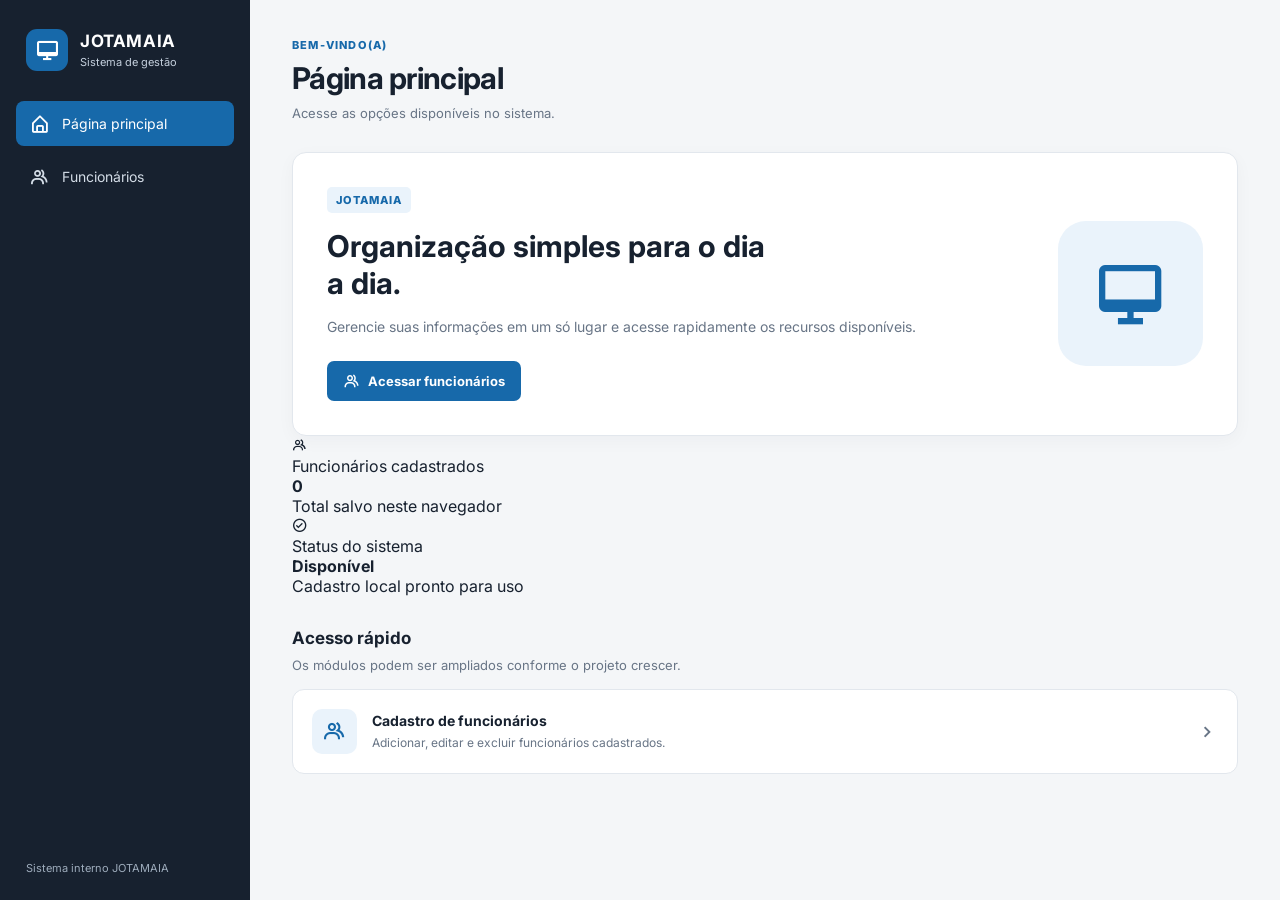
<file: index.html>
<!DOCTYPE html>
<html lang="pt-BR">
<head>
  <meta charset="UTF-8">
  <meta name="viewport" content="width=device-width, initial-scale=1.0">
  <title>JOTAMAIA | Página principal</title>
  <link rel="stylesheet" href="style.css">
  <link href="https://unpkg.com/boxicons@2.1.4/css/boxicons.min.css" rel="stylesheet">
</head>
<body class="dashboard-page">
  <aside class="sidebar">
    <a class="brand" href="index.html">
      <span class="brand-icon"><i class="bx bx-desktop"></i></span>
      <span><strong>JOTAMAIA</strong><small>Sistema de gestão</small></span>
    </a>
    <nav class="navigation">
      <a class="nav-link active" href="index.html"><i class="bx bx-home-alt"></i> Página principal</a>
      <a class="nav-link" href="funcionarios.html"><i class="bx bx-group"></i> Funcionários</a>
    </nav>
    <div class="sidebar-footer">Sistema interno JOTAMAIA</div>
  </aside>

  <main class="main-content">
    <header class="page-top">
      <div>
        <p class="eyebrow">BEM-VINDO(A)</p>
        <h1>Página principal</h1>
        <p class="muted">Acesse as opções disponíveis no sistema.</p>
      </div>
    </header>

    <section class="welcome-panel">
      <div class="welcome-copy">
        <span class="welcome-label">JOTAMAIA</span>
        <h2>Organização simples para o dia a dia.</h2>
        <p>Gerencie suas informações em um só lugar e acesse rapidamente os recursos disponíveis.</p>
        <a class="button button-primary" href="funcionarios.html"><i class="bx bx-group"></i> Acessar funcionários</a>
      </div>
      <div class="welcome-art" aria-hidden="true"><i class="bx bx-desktop"></i></div>
    </section>

    <section class="summary-grid" aria-label="Resumo do sistema">
      <article class="summary-card">
        <span class="summary-icon"><i class="bx bx-group"></i></span>
        <div>
          <p class="summary-label">Funcionários cadastrados</p>
          <strong class="summary-number" id="employeeCount">0</strong>
          <p class="summary-note">Total salvo neste navegador</p>
        </div>
      </article>
      <article class="summary-card">
        <span class="summary-icon"><i class="bx bx-check-circle"></i></span>
        <div>
          <p class="summary-label">Status do sistema</p>
          <strong class="summary-status">Disponível</strong>
          <p class="summary-note">Cadastro local pronto para uso</p>
        </div>
      </article>
    </section>

    <section class="section-heading">
      <div>
        <h2>Acesso rápido</h2>
        <p class="muted">Os módulos podem ser ampliados conforme o projeto crescer.</p>
      </div>
    </section>
    <a class="module-card" href="funcionarios.html">
      <span class="module-icon"><i class="bx bx-group"></i></span>
      <span class="module-text"><strong>Cadastro de funcionários</strong><small>Adicionar, editar e excluir funcionários cadastrados.</small></span>
      <i class="bx bx-chevron-right module-arrow"></i>
    </a>
  </main>

  <script>
    // O cadastro atual usa a mesma chave localStorage: dbfunc.
    // Assim, o contador acompanha os registros feitos na página Funcionários.
    try {
      const funcionarios = JSON.parse(localStorage.getItem('dbfunc')) || [];
      document.getElementById('employeeCount').textContent =
        Array.isArray(funcionarios) ? funcionarios.length : 0;
    } catch (error) {
      document.getElementById('employeeCount').textContent = '0';
    }
  </script>
</body>
</html>
</file>
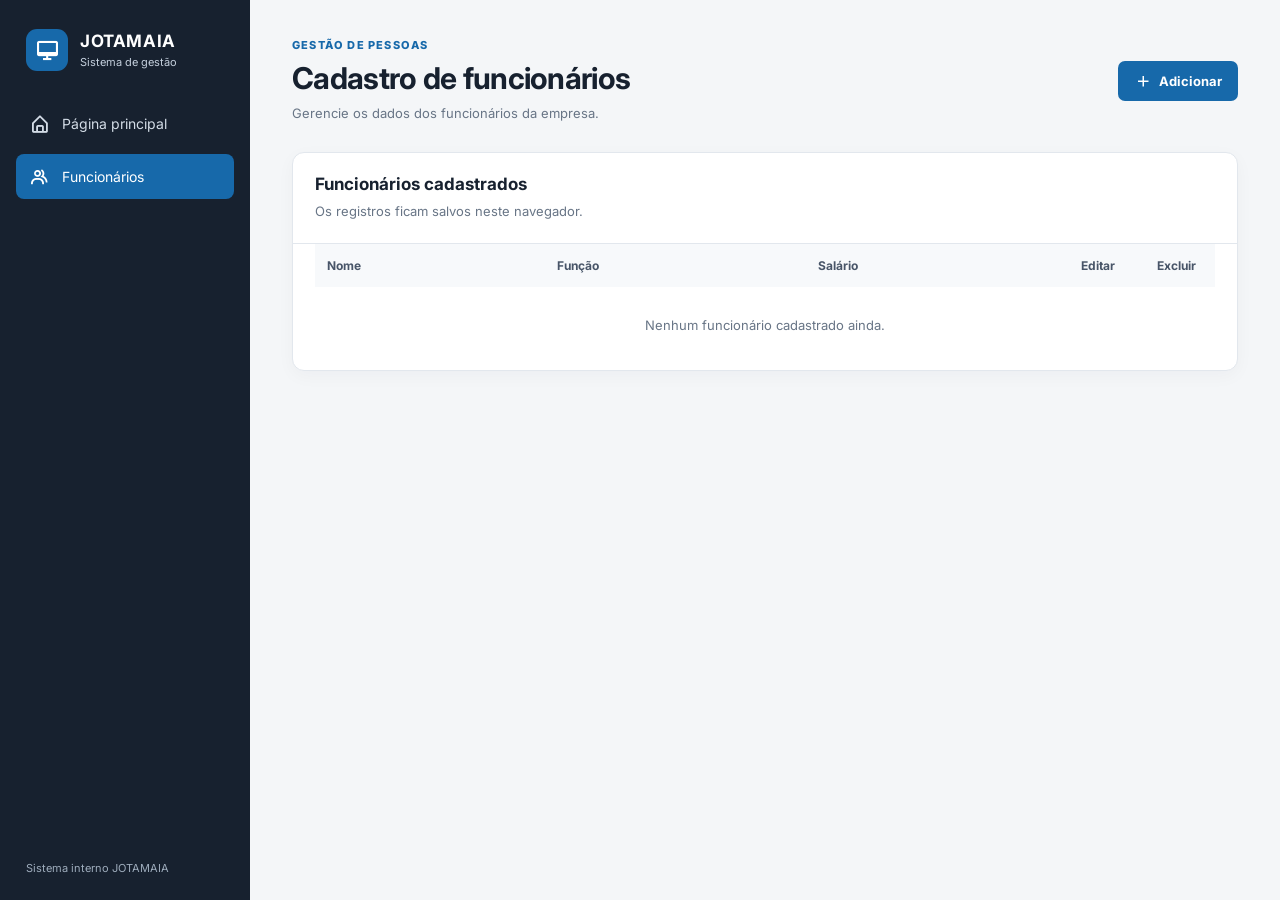
<file: funcionarios.html>
<!DOCTYPE html>
<html lang="pt-BR">
<head>
  <meta charset="UTF-8">
  <meta name="viewport" content="width=device-width, initial-scale=1.0">
  <title>JOTAMAIA | Cadastro de funcionários</title>
  <link rel="stylesheet" href="style.css">
  <link href="https://unpkg.com/boxicons@2.1.4/css/boxicons.min.css" rel="stylesheet">
</head>
<body class="dashboard-page">
  <aside class="sidebar">
    <a class="brand" href="index.html">
      <span class="brand-icon"><i class="bx bx-desktop"></i></span>
      <span><strong>JOTAMAIA</strong><small>Sistema de gestão</small></span>
    </a>
    <nav class="navigation">
      <a class="nav-link" href="index.html"><i class="bx bx-home-alt"></i> Página principal</a>
      <a class="nav-link active" href="funcionarios.html"><i class="bx bx-group"></i> Funcionários</a>
    </nav>
    <div class="sidebar-footer">Sistema interno JOTAMAIA</div>
  </aside>

  <main class="main-content">
    <header class="page-top">
      <div>
        <p class="eyebrow">GESTÃO DE PESSOAS</p>
        <h1>Cadastro de funcionários</h1>
        <p class="muted">Gerencie os dados dos funcionários da empresa.</p>
      </div>
      <button type="button" class="button button-primary" id="new" onclick="openModal()"><i class="bx bx-plus"></i> Adicionar</button>
    </header>

    <section class="table-card">
      <div class="table-toolbar">
        <div><h2>Funcionários cadastrados</h2><p class="muted">Os registros ficam salvos neste navegador.</p></div>
      </div>
      <div class="divTable">
        <table>
          <thead>
            <tr><th>Nome</th><th>Função</th><th>Salário</th><th class="acao">Editar</th><th class="acao">Excluir</th></tr>
          </thead>
          <tbody></tbody>
        </table>
        <p class="empty-state" id="emptyState">Nenhum funcionário cadastrado ainda.</p>
      </div>
    </section>
  </main>

  <div class="modal-container" role="dialog" aria-modal="true" aria-labelledby="modalTitle">
    <div class="modal">
      <form id="employeeForm">
        <div class="modal-heading">
          <div><p class="eyebrow">JOTAMAIA</p><h2 id="modalTitle">Dados do funcionário</h2></div>
          <button type="button" class="close-modal" aria-label="Fechar" onclick="closeModal()"><i class="bx bx-x"></i></button>
        </div>
        <label for="modal-nome">Nome</label>
        <input type="text" id="modal-nome" placeholder="Nome completo" required>
        <label for="modal-funcao">Função</label>
        <input type="text" id="modal-funcao" placeholder="Cargo ou função" required>
        <label for="modal-salario">Salário (R$)</label>
        <input type="number" id="modal-salario" min="0" step="0.01" placeholder="0,00" required>
        <div class="modal-actions">
          <button type="button" class="button button-secondary" onclick="closeModal()">Cancelar</button>
          <button type="submit" class="button button-primary" id="btnSave">Salvar</button>
        </div>
      </form>
    </div>
  </div>

  <div class="modal-container confirm-container" id="confirmDeleteModal" role="dialog" aria-modal="true" aria-labelledby="confirmDeleteTitle">
    <div class="modal confirm-modal">
      <div class="modal-heading">
        <div>
          <p class="eyebrow">CONFIRMAÇÃO</p>
          <h2 id="confirmDeleteTitle">Excluir funcionário?</h2>
        </div>
        <button type="button" class="close-modal" aria-label="Fechar" id="closeDeleteModal"><i class="bx bx-x"></i></button>
      </div>
      <p class="confirm-message" id="confirmDeleteMessage">Tem certeza de que deseja excluir este funcionário?</p>
      <div class="modal-actions">
        <button type="button" class="button button-secondary" id="cancelDelete">Cancelar</button>
        <button type="button" class="button button-danger" id="confirmDelete">Confirmar exclusão</button>
      </div>
    </div>
  </div>
  <script src="script.js"></script>
</body>
</html>
</file>
<file: style.css>
@import url('https://fonts.googleapis.com/css2?family=Inter:wght@400;500;600;700;800&display=swap');

:root {
  --blue: #1769AA;
  --blue-hover: #12558b;
  --navy: #17212F;
  --page: #F4F6F8;
  --white: #FFFFFF;
  --text: #17212F;
  --muted: #687586;
  --line: #E2E7ED;
  --soft-blue: #EAF3FB;
  --danger: #C0392B;
}
* { box-sizing: border-box; margin: 0; padding: 0; }
body { font-family: 'Inter', Arial, sans-serif; color: var(--text); background: var(--page); min-height: 100vh; }
a { color: inherit; text-decoration: none; }
button, input { font: inherit; }
button, a { -webkit-tap-highlight-color: transparent; }
button { cursor: pointer; }

.dashboard-page { display: flex; }
.sidebar {
  width: 250px; min-height: 100vh; background: var(--navy); color: var(--white);
  display: flex; flex-direction: column; padding: 25px 16px; flex-shrink: 0;
}
.brand { display: flex; align-items: center; gap: 12px; padding: 4px 10px 30px; }
.brand-icon { width: 42px; height: 42px; border-radius: 11px; display: grid; place-items: center; background: var(--blue); font-size: 25px; }
.brand strong { display: block; font-size: 17px; letter-spacing: .6px; }
.brand small { display: block; margin-top: 4px; color: #C5D0DD; font-size: 11px; }
.navigation { display: grid; gap: 8px; }
.nav-link { display: flex; align-items: center; gap: 12px; padding: 12px 13px; border-radius: 8px; color: #D3DCE6; font-size: 14px; transition: .2s; }
.nav-link i { font-size: 21px; }
.nav-link:hover, .nav-link.active { background: var(--blue); color: white; }
.sidebar-footer { margin-top: auto; padding: 20px 10px 0; color: #9EACBC; font-size: 11px; }
.main-content { width: calc(100% - 250px); max-width: 1500px; margin: 0 auto; padding: 38px 42px; }
.page-top { display: flex; justify-content: space-between; align-items: center; gap: 20px; margin-bottom: 28px; }
.eyebrow { color: var(--blue); font-size: 11px; font-weight: 800; letter-spacing: 1.2px; margin-bottom: 8px; }
h1 { font-size: clamp(24px, 3vw, 30px); letter-spacing: -.7px; }
.muted { color: var(--muted); font-size: 13px; line-height: 1.6; margin-top: 7px; }
.button { display: inline-flex; justify-content: center; align-items: center; gap: 7px; border: 0; border-radius: 7px; padding: 11px 16px; font-size: 13px; font-weight: 700; transition: background .2s, transform .2s; }
.button i { font-size: 18px; }
.button-primary { background: var(--blue); color: white; }
.button-primary:hover { background: var(--blue-hover); }
.button-secondary { background: #EEF1F5; color: var(--text); }
.button-secondary:hover { background: #E0E6ED; }
.welcome-panel { display: flex; align-items: center; justify-content: space-between; gap: 20px; background: var(--white); border: 1px solid var(--line); border-radius: 14px; padding: 34px; box-shadow: 0 5px 18px rgba(23,33,47,.035); }
.welcome-copy { max-width: 590px; }
.welcome-label { display: inline-block; color: var(--blue); background: var(--soft-blue); border-radius: 5px; padding: 6px 9px; font-size: 11px; font-weight: 800; letter-spacing: 1px; margin-bottom: 15px; }
.welcome-panel h2 { font-size: clamp(22px, 3vw, 30px); line-height: 1.25; max-width: 460px; }
.welcome-panel p { color: var(--muted); font-size: 14px; line-height: 1.7; margin: 12px 0 22px; }
.welcome-art { width: 145px; height: 145px; flex-shrink: 0; border-radius: 28px; background: var(--soft-blue); color: var(--blue); display: grid; place-items: center; font-size: 75px; }
.section-heading { margin: 32px 0 14px; }
.section-heading h2, .table-toolbar h2 { font-size: 17px; }
.module-card { display: flex; align-items: center; gap: 15px; padding: 19px; border: 1px solid var(--line); border-radius: 12px; background: white; transition: border-color .2s, transform .2s; }
.module-card:hover { border-color: #9EC4E5; transform: translateY(-1px); }
.module-icon { width: 45px; height: 45px; border-radius: 10px; background: var(--soft-blue); color: var(--blue); display: grid; place-items: center; font-size: 25px; }
.module-text { flex: 1; }
.module-text strong, .module-text small { display: block; }
.module-text strong { font-size: 14px; }
.module-text small { color: var(--muted); margin-top: 5px; font-size: 12px; line-height: 1.5; }
.module-arrow { font-size: 23px; color: var(--muted); }

.table-card { background: white; border: 1px solid var(--line); border-radius: 12px; overflow: hidden; box-shadow: 0 5px 18px rgba(23,33,47,.035); }
.table-toolbar { padding: 21px 22px; border-bottom: 1px solid var(--line); }
.divTable { padding: 0 22px 22px; width: 100%; overflow-x: auto; }
table { width: 100%; border-collapse: collapse; min-width: 620px; }
thead { background: #F7F9FB; }
thead th { padding: 14px 12px; text-align: left; color: #485568; font-size: 12px; font-weight: 700; }
tbody tr { border-bottom: 1px solid var(--line); }
tbody tr:last-child { border-bottom: 0; }
tbody td { padding: 14px 12px; font-size: 13px; vertical-align: middle; }
th.acao, td.acao { width: 78px; text-align: center; }
td button { width: 33px; height: 33px; border: 0; border-radius: 7px; background: #EEF4FA; color: var(--blue); }
td button:hover { background: #DCEBFA; }
td button.delete-button { background: #FCEEEE; color: var(--danger); }
td button.delete-button:hover { background: #F8DADA; }
td button i { font-size: 19px; }
.empty-state { padding: 30px 10px 15px; text-align: center; color: var(--muted); font-size: 13px; }
.empty-state.hidden { display: none; }

.modal-container { position: fixed; inset: 0; z-index: 999; display: none; align-items: center; justify-content: center; padding: 20px; background: rgba(15, 25, 39, .58); }
.modal-container.active { display: flex; }
.modal { width: 100%; max-width: 480px; background: white; border-radius: 14px; padding: 28px; box-shadow: 0 18px 55px rgba(0,0,0,.2); animation: modal-in .22s ease-out; }
.modal-heading { display: flex; justify-content: space-between; align-items: flex-start; margin-bottom: 22px; }
.modal-heading h2 { font-size: 20px; }
.close-modal { border: 0; background: #F0F3F6; border-radius: 7px; width: 34px; height: 34px; font-size: 23px; color: var(--muted); }
.modal label { display: block; margin: 14px 0 7px; font-size: 12px; font-weight: 700; }
.modal input { width: 100%; border: 1px solid #D7DEE7; border-radius: 7px; padding: 12px; outline: none; color: var(--text); background: white; }
.modal input:focus { border-color: var(--blue); box-shadow: 0 0 0 3px rgba(23,105,170,.12); }
.modal-actions { display: flex; justify-content: flex-end; gap: 10px; margin-top: 24px; }
@keyframes modal-in { from { opacity: 0; transform: translateY(-12px); } to { opacity: 1; transform: translateY(0); } }

@media (max-width: 760px) {
  .dashboard-page { display: block; }
  .sidebar { width: 100%; min-height: auto; padding: 14px; }
  .brand { padding: 0 5px 14px; }
  .navigation { display: flex; gap: 7px; }
  .nav-link { flex: 1; justify-content: center; padding: 10px 8px; font-size: 12px; }
  .sidebar-footer { display: none; }
  .main-content { width: 100%; padding: 25px 16px; }
  .page-top { align-items: flex-start; }
  .page-top > .button { padding: 10px 12px; white-space: nowrap; }
  .welcome-panel { padding: 23px; }
  .welcome-art { width: 76px; height: 76px; border-radius: 18px; font-size: 42px; }
  .divTable { padding: 0 12px 14px; }
}
@media (max-width: 450px) {
  .welcome-art { display: none; }
  .page-top { flex-wrap: wrap; }
  .page-top > .button { margin-left: auto; }
  .modal { padding: 22px; }
}

.button-danger { background: #C0392B; color: #FFFFFF; }
.button-danger:hover { background: #A93226; }
.confirm-message { color: var(--muted); font-size: 14px; line-height: 1.65; }
.confirm-modal .modal-actions { margin-top: 26px; }
@media (max-width: 450px) {
  .confirm-modal .modal-actions { flex-direction: column-reverse; }
  .confirm-modal .modal-actions .button { width: 100%; }
}
</file>
